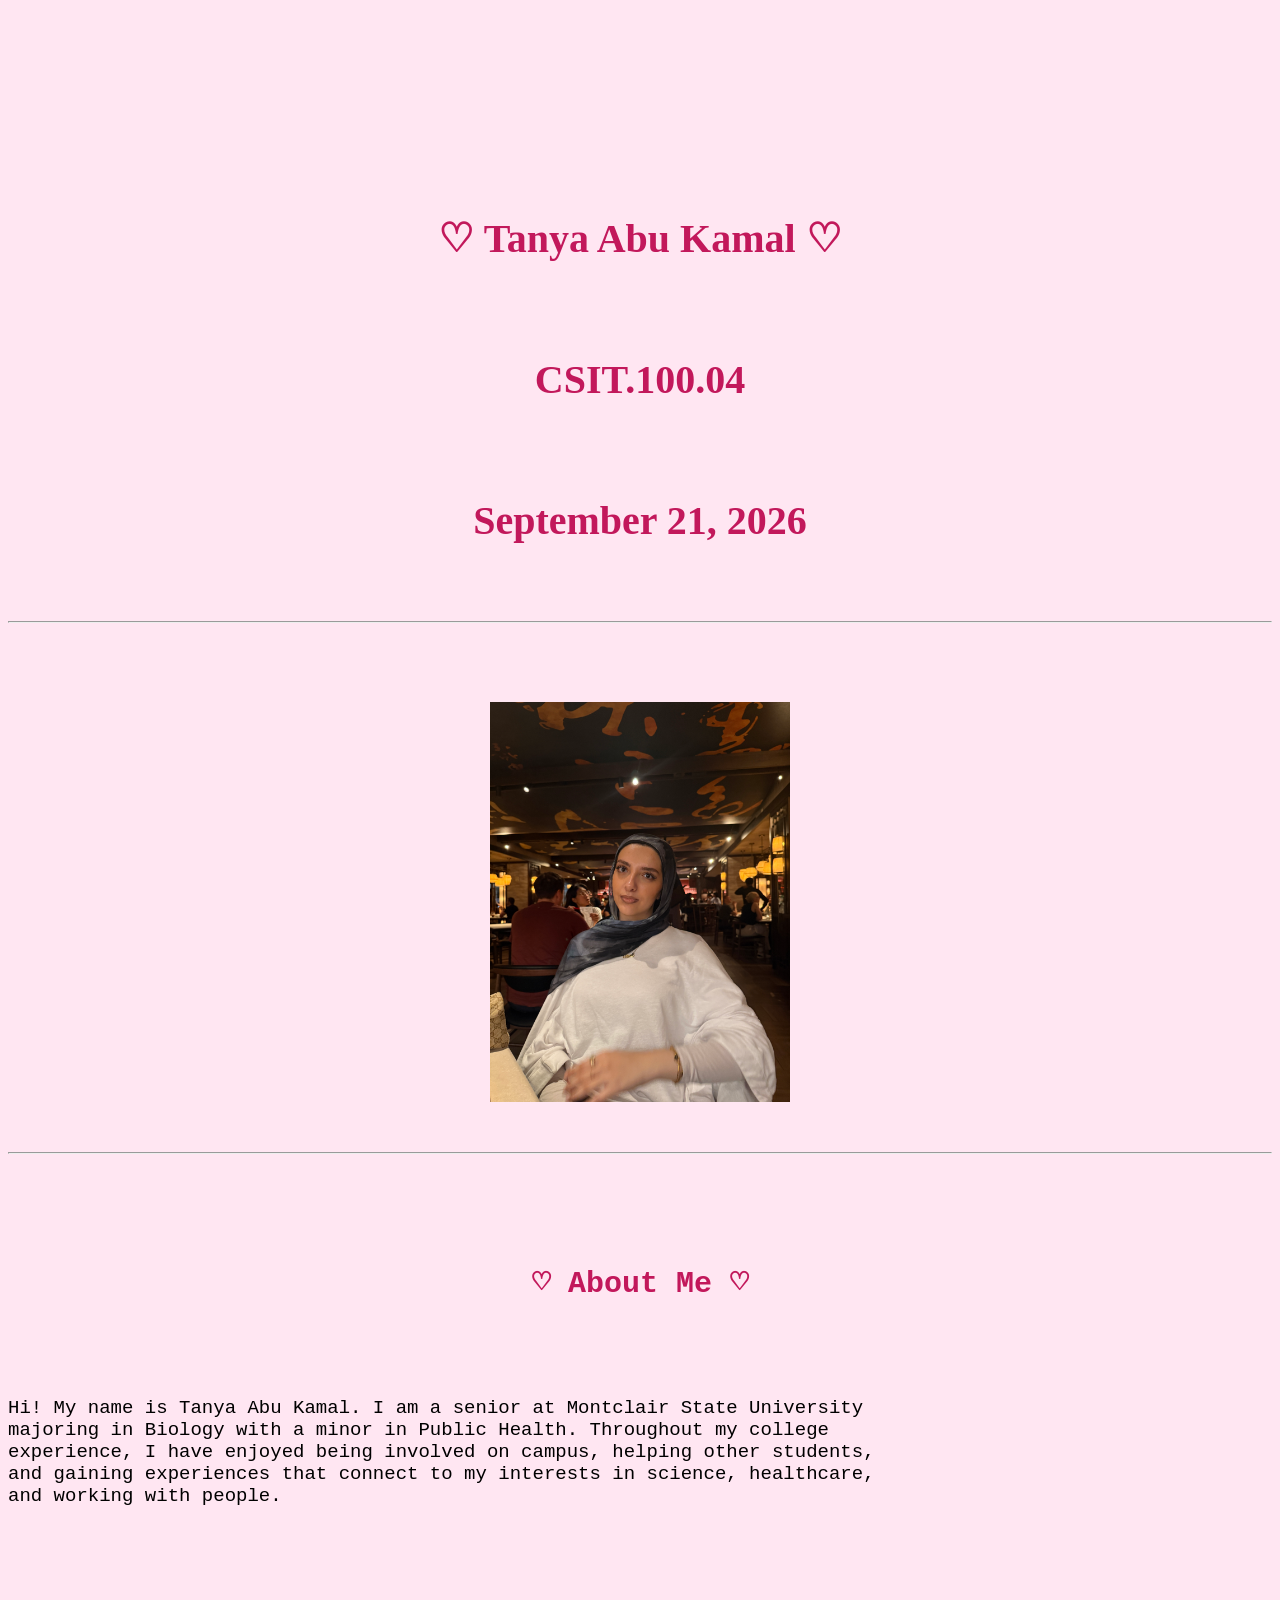
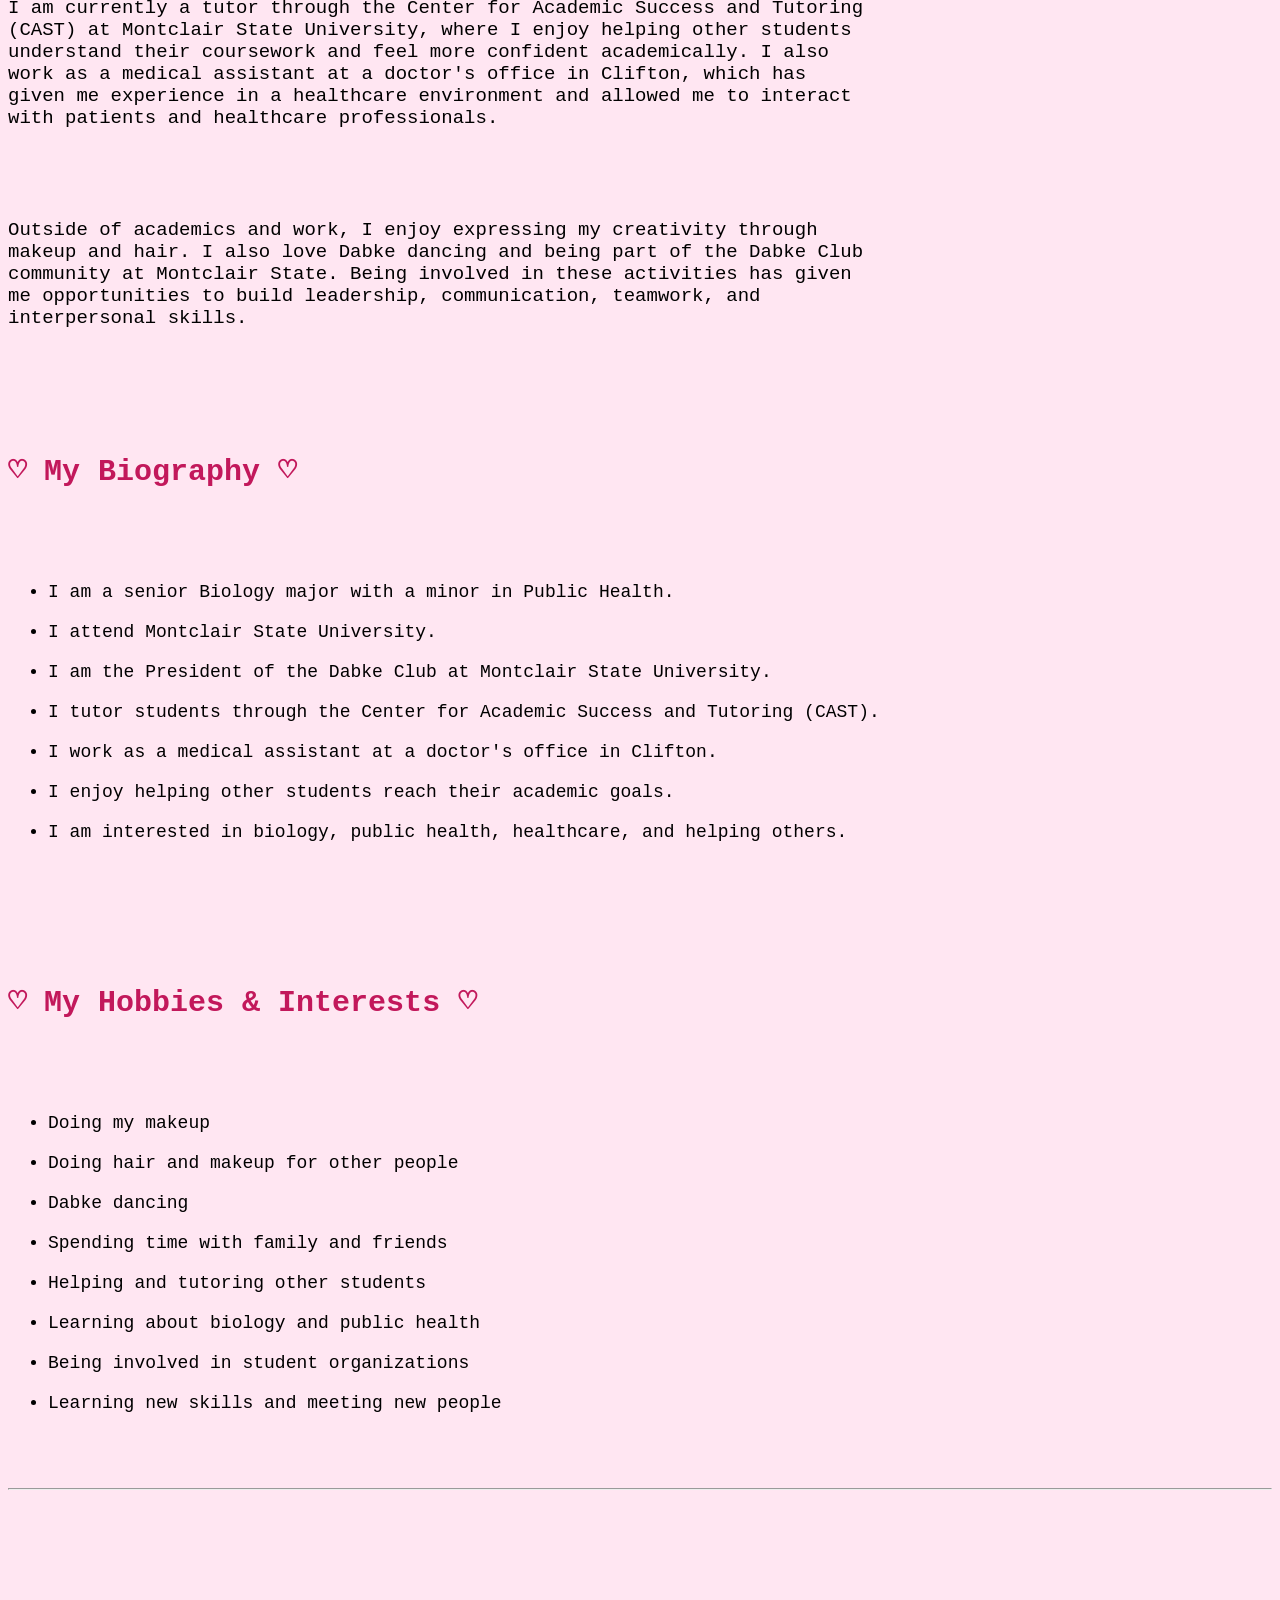
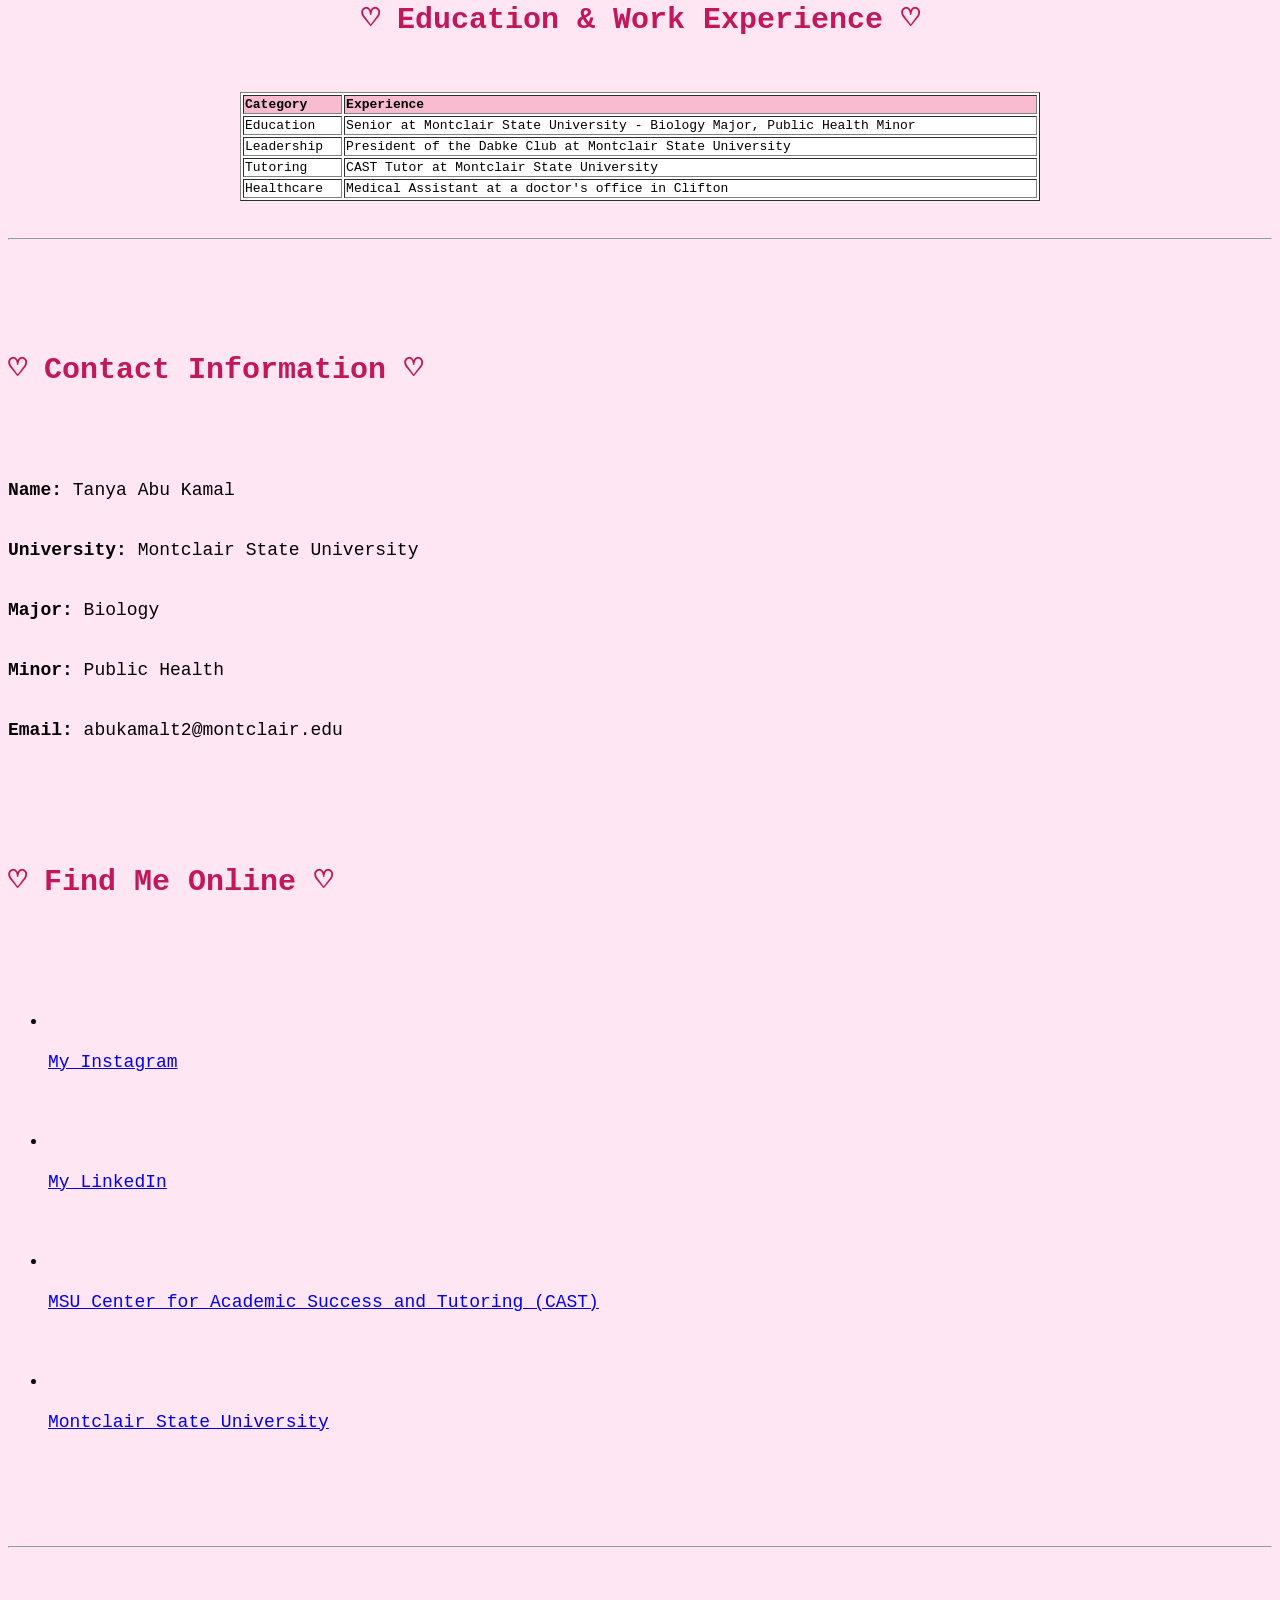
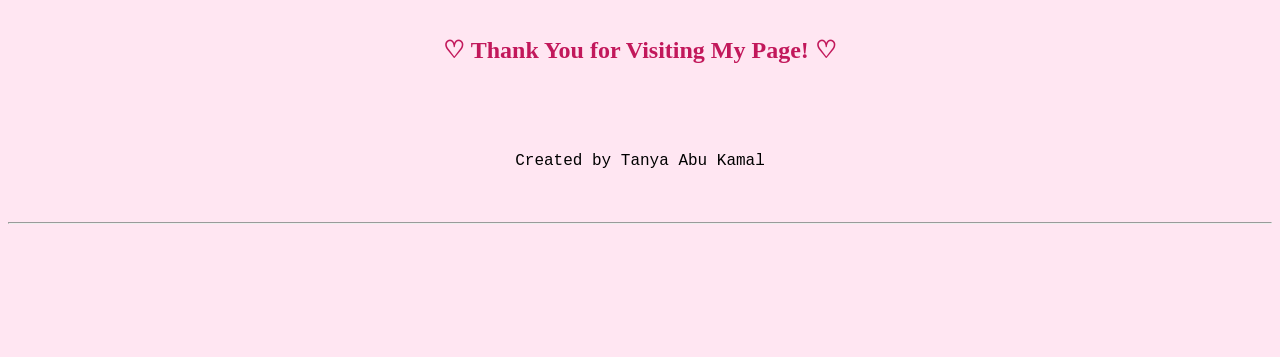
<file: index.html>
<html>
        <head><title>Downloaded HTML</title></head>
        <body>
            <pre style="white-space: pre-wrap; word-wrap: break-word;"><html>
<head>
<title>Tanya Abu Kamal - Personal Web Page</title>
</head>

<body style="background-color:#ffe6f2;">

<!-- Main Header -->
<p style="font:bold 40px cursive; color:#c2185b; text-align:center;">
♡ Tanya Abu Kamal ♡
<br>
CSIT.100.04
<br>
September 21, 2026
</p>

<hr>

<!-- Picture -->
<p style="text-align:center;">
<img src="IMG_2856.jpeg" alt="Picture of Tanya Abu Kamal" width="300">
</p>

<hr>

<!-- About Me -->
<h2 style="color:#c2185b; font-size:30px; text-align:center;">
♡ About Me ♡
</h2>

<p style="font-size:19px;">
Hi! My name is Tanya Abu Kamal. I am a senior at Montclair State University
majoring in Biology with a minor in Public Health. Throughout my college
experience, I have enjoyed being involved on campus, helping other students,
and gaining experiences that connect to my interests in science, healthcare,
and working with people.
</p>

<p style="font-size:19px;">
I am currently a tutor through the Center for Academic Success and Tutoring
(CAST) at Montclair State University, where I enjoy helping other students
understand their coursework and feel more confident academically. I also
work as a medical assistant at a doctor's office in Clifton, which has
given me experience in a healthcare environment and allowed me to interact
with patients and healthcare professionals.
</p>

<p style="font-size:19px;">
Outside of academics and work, I enjoy expressing my creativity through
makeup and hair. I also love Dabke dancing and being part of the Dabke Club
community at Montclair State. Being involved in these activities has given
me opportunities to build leadership, communication, teamwork, and
interpersonal skills.
</p>

<!-- Biography -->
<h2 style="color:#c2185b; font-size:30px;">
♡ My Biography ♡
</h2>

<ul style="font-size:18px;">
<li>I am a senior Biology major with a minor in Public Health.</li>
<li>I attend Montclair State University.</li>
<li>I am the President of the Dabke Club at Montclair State University.</li>
<li>I tutor students through the Center for Academic Success and Tutoring (CAST).</li>
<li>I work as a medical assistant at a doctor's office in Clifton.</li>
<li>I enjoy helping other students reach their academic goals.</li>
<li>I am interested in biology, public health, healthcare, and helping others.</li>
</ul>

<!-- Hobbies -->
<h2 style="color:#c2185b; font-size:30px;">
♡ My Hobbies &amp; Interests ♡
</h2>

<ul style="font-size:18px;">
<li>Doing my makeup</li>
<li>Doing hair and makeup for other people</li>
<li>Dabke dancing</li>
<li>Spending time with family and friends</li>
<li>Helping and tutoring other students</li>
<li>Learning about biology and public health</li>
<li>Being involved in student organizations</li>
<li>Learning new skills and meeting new people</li>
</ul>

<hr>

<!-- Education and Work Experience -->
<h2 style="color:#c2185b; font-size:30px; text-align:center;">
♡ Education &amp; Work Experience ♡
</h2>

<table align="center" border="1" width="800" bgcolor="white">

<tr style="background-color:#f8bbd0;">
<td><b>Category</b></td>
<td><b>Experience</b></td>
</tr>

<tr>
<td>Education</td>
<td>Senior at Montclair State University - Biology Major, Public Health Minor</td>
</tr>

<tr>
<td>Leadership</td>
<td>President of the Dabke Club at Montclair State University</td>
</tr>

<tr>
<td>Tutoring</td>
<td>CAST Tutor at Montclair State University</td>
</tr>

<tr>
<td>Healthcare</td>
<td>Medical Assistant at a doctor's office in Clifton</td>
</tr>

</table>

<hr>

<!-- Contact Information -->
<h2 style="color:#c2185b; font-size:30px;">
♡ Contact Information ♡
</h2>

<p style="font-size:18px;">
<b>Name:</b> Tanya Abu Kamal
<br>
<b>University:</b> Montclair State University
<br>
<b>Major:</b> Biology
<br>
<b>Minor:</b> Public Health
<br>
<b>Email:</b> abukamalt2@montclair.edu
</p>

<!-- Links -->
<h2 style="color:#c2185b; font-size:30px;">
♡ Find Me Online ♡
</h2>

<ul style="font-size:18px;">

<li>
<a href="https://www.instagram.com/tanya.abukamal" target="_blank">
My Instagram
</a>
</li>

<li>
<a href="https://www.linkedin.com/in/tanya-abu-kamal-75133b329" target="_blank">
My LinkedIn
</a>
</li>

<li>
<a href="https://www.montclair.edu/center-for-academic-success-and-tutoring/" target="_blank">
MSU Center for Academic Success and Tutoring (CAST)
</a>
</li>

<li>
<a href="https://www.montclair.edu/" target="_blank">
Montclair State University
</a>
</li>

</ul>

<hr>

<p style="font:bold 24px cursive; color:#c2185b; text-align:center;">
♡ Thank You for Visiting My Page! ♡
</p>

<p style="font-size:16px; text-align:center;">
Created by Tanya Abu Kamal
</p>

<hr>

</body>
</html></pre>
        </body>
    </html>
</file>
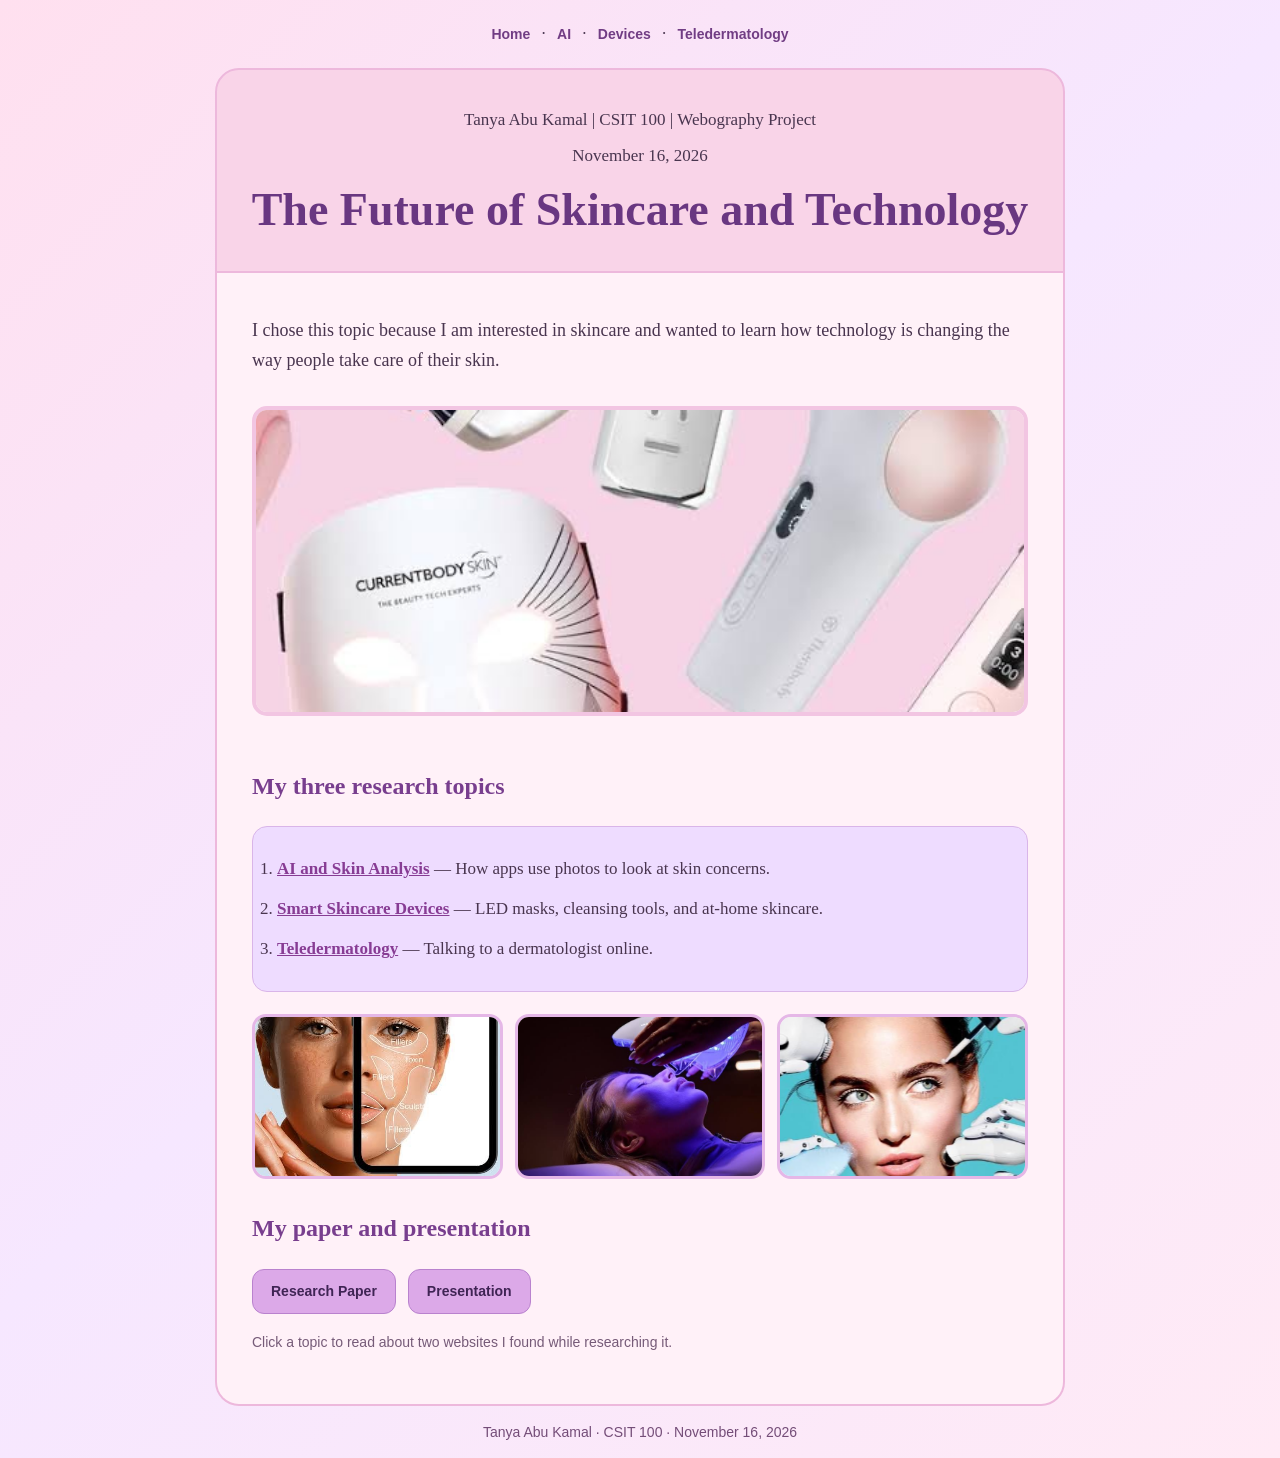
<file: project.html>
<!doctype html><html lang="en"><head><meta charset="utf-8"><meta name="viewport" content="width=device-width,initial-scale=1"><title>The Future of Skincare and Technology | CSIT 100</title><link rel="stylesheet" href="style.css"></head><body><nav><a href="project.html">Home</a> · <a href="subtopic1.html">AI</a> · <a href="subtopic2.html">Devices</a> · <a href="subtopic3.html">Teledermatology</a></nav><header><p>Tanya Abu Kamal | CSIT 100 | Webography Project</p><p>November 16, 2026</p><h1>The Future of Skincare and Technology</h1></header><main><p class="intro">I chose this topic because I am interested in skincare and wanted to learn how technology is changing the way people take care of their skin.</p><img class="hero" src="skincare-photo-2.jpg" alt="Pink skincare tools and devices"><h2>My three research topics</h2><ol class="topics"><li><a href="subtopic1.html">AI and Skin Analysis</a> — How apps use photos to look at skin concerns.</li><li><a href="subtopic2.html">Smart Skincare Devices</a> — LED masks, cleansing tools, and at-home skincare.</li><li><a href="subtopic3.html">Teledermatology</a> — Talking to a dermatologist online.</li></ol><div class="gallery"><img src="skincare-photo-3.jpg" alt="Phone showing skin analysis"><img src="skincare-photo-1.jpg" alt="LED facial skincare treatment"><img src="skincare-photo-4.jpg" alt="Robotic skincare technology"></div><h2>My paper and presentation</h2><div class="links"><a href="paper.docx">Research Paper</a><a href="presentation.pptx">Presentation</a></div><p class="small">Click a topic to read about two websites I found while researching it.</p></main><footer>Tanya Abu Kamal · CSIT 100 · November 16, 2026</footer></body></html>
</file>
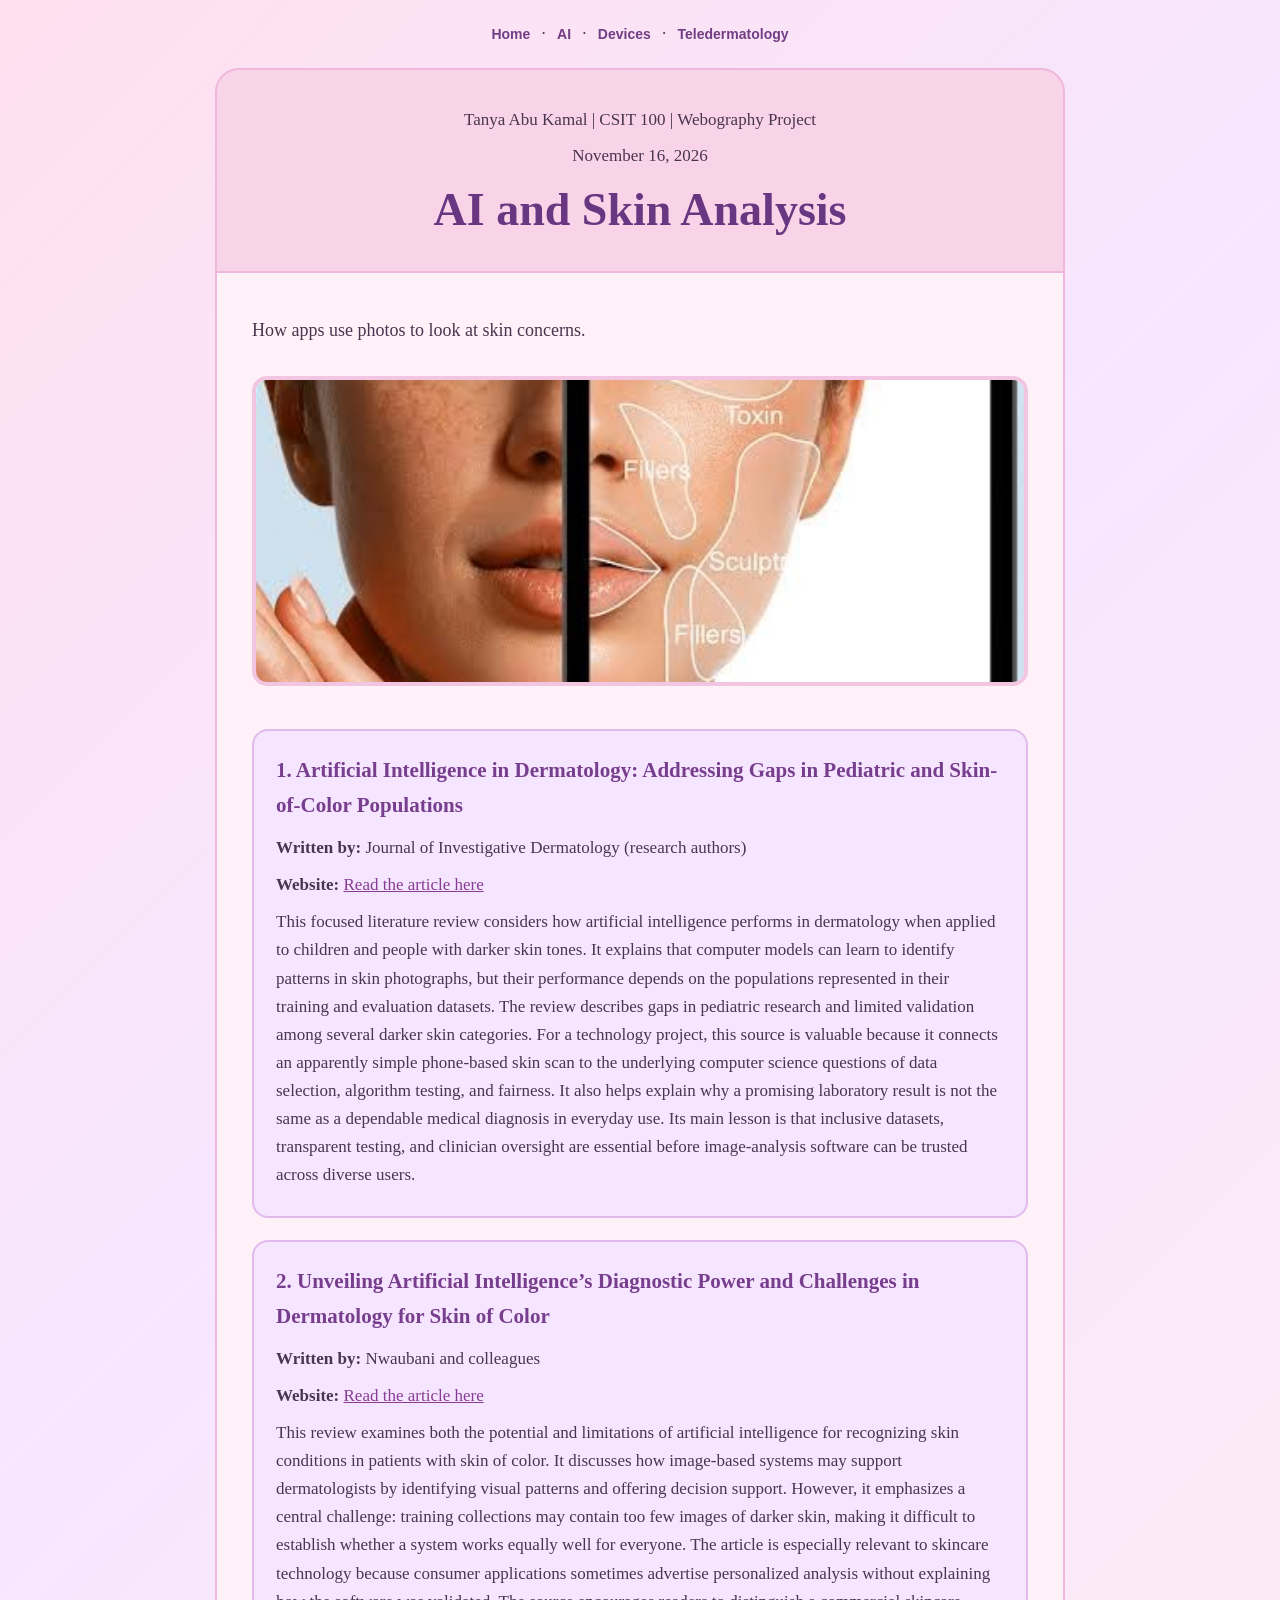
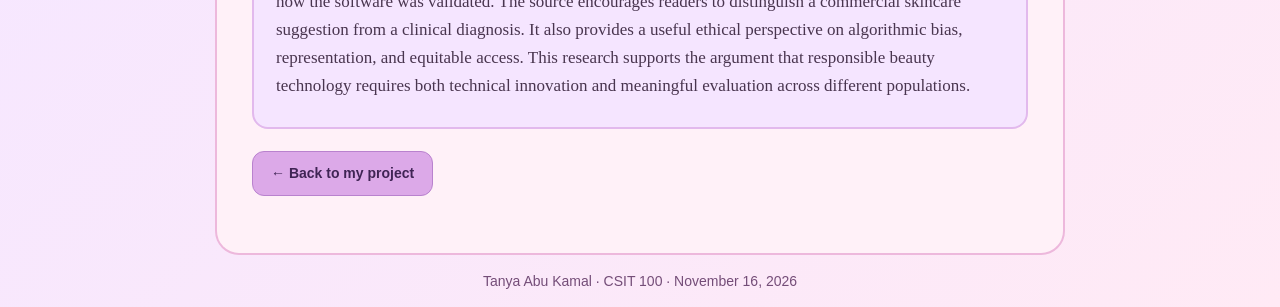
<file: subtopic1.html>
<!doctype html><html lang="en"><head><meta charset="utf-8"><meta name="viewport" content="width=device-width,initial-scale=1"><title>AI and Skin Analysis | CSIT 100</title><link rel="stylesheet" href="style.css"></head><body><nav><a href="project.html">Home</a> · <a href="subtopic1.html">AI</a> · <a href="subtopic2.html">Devices</a> · <a href="subtopic3.html">Teledermatology</a></nav><header><p>Tanya Abu Kamal | CSIT 100 | Webography Project</p><p>November 16, 2026</p><h1>AI and Skin Analysis</h1></header><main><p class="intro">How apps use photos to look at skin concerns.</p><img class="hero" src="skincare-photo-3.jpg" alt="AI and Skin Analysis"><section class="source"><h2>1. Artificial Intelligence in Dermatology: Addressing Gaps in Pediatric and Skin-of-Color Populations</h2><p><strong>Written by:</strong> Journal of Investigative Dermatology (research authors)</p><p><strong>Website:</strong> <a target="_blank" rel="noopener noreferrer" href="https://www.sciencedirect.com/science/article/pii/S0022202X2600597X">Read the article here</a></p><p>This focused literature review considers how artificial intelligence performs in dermatology when applied to children and people with darker skin tones. It explains that computer models can learn to identify patterns in skin photographs, but their performance depends on the populations represented in their training and evaluation datasets. The review describes gaps in pediatric research and limited validation among several darker skin categories. For a technology project, this source is valuable because it connects an apparently simple phone-based skin scan to the underlying computer science questions of data selection, algorithm testing, and fairness. It also helps explain why a promising laboratory result is not the same as a dependable medical diagnosis in everyday use. Its main lesson is that inclusive datasets, transparent testing, and clinician oversight are essential before image-analysis software can be trusted across diverse users.</p></section><section class="source"><h2>2. Unveiling Artificial Intelligence’s Diagnostic Power and Challenges in Dermatology for Skin of Color</h2><p><strong>Written by:</strong> Nwaubani and colleagues</p><p><strong>Website:</strong> <a target="_blank" rel="noopener noreferrer" href="https://jddonline.com/articles/unveiling-artificial-intelligences-diagnostic-power-challenges-in-dermatology-skin-of-color-review-S1545961626P9315X">Read the article here</a></p><p>This review examines both the potential and limitations of artificial intelligence for recognizing skin conditions in patients with skin of color. It discusses how image-based systems may support dermatologists by identifying visual patterns and offering decision support. However, it emphasizes a central challenge: training collections may contain too few images of darker skin, making it difficult to establish whether a system works equally well for everyone. The article is especially relevant to skincare technology because consumer applications sometimes advertise personalized analysis without explaining how the software was validated. The source encourages readers to distinguish a commercial skincare suggestion from a clinical diagnosis. It also provides a useful ethical perspective on algorithmic bias, representation, and equitable access. This research supports the argument that responsible beauty technology requires both technical innovation and meaningful evaluation across different populations.</p></section><p><a class="back" href="project.html">← Back to my project</a></p></main><footer>Tanya Abu Kamal · CSIT 100 · November 16, 2026</footer></body></html>
</file>
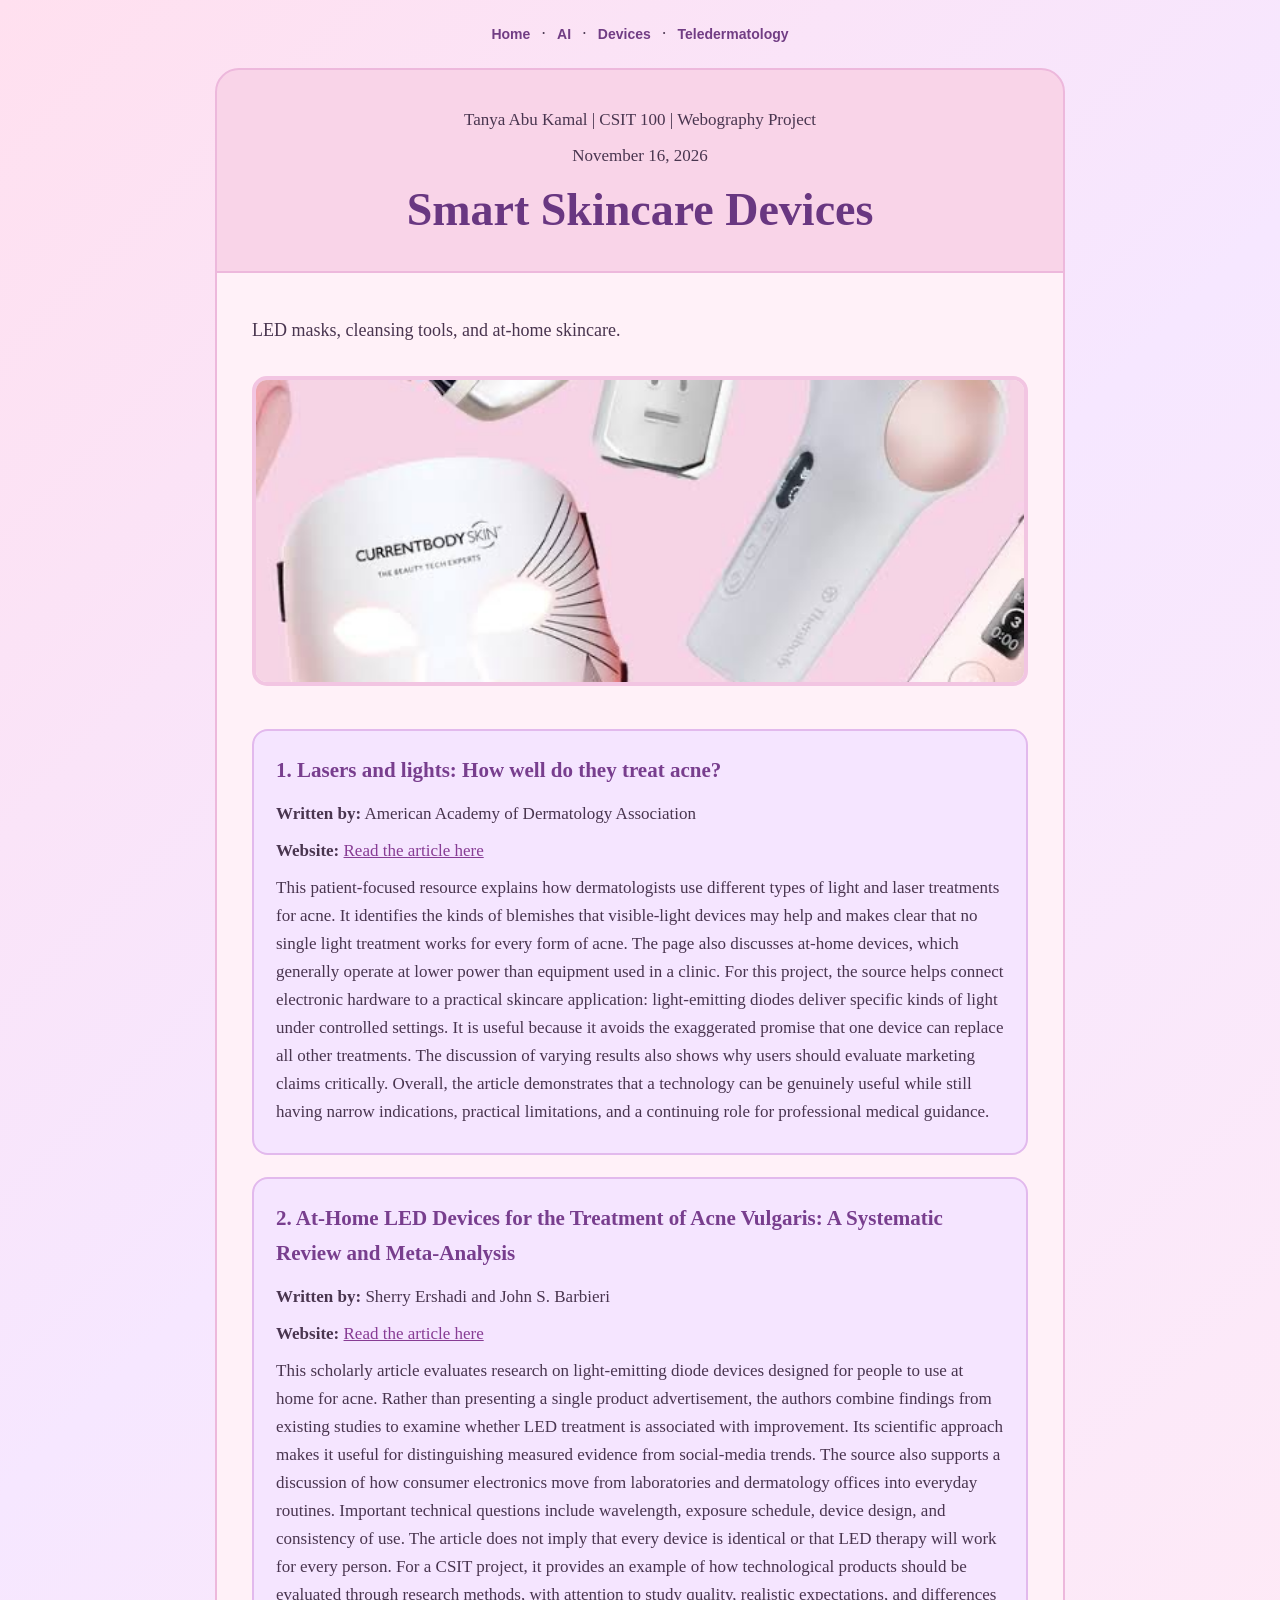
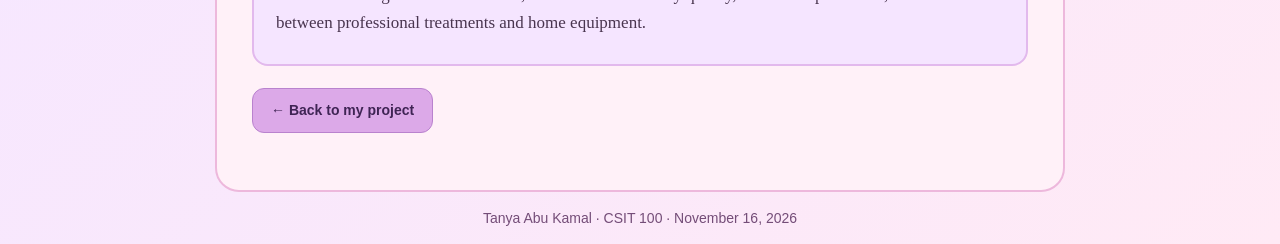
<file: subtopic2.html>
<!doctype html><html lang="en"><head><meta charset="utf-8"><meta name="viewport" content="width=device-width,initial-scale=1"><title>Smart Skincare Devices | CSIT 100</title><link rel="stylesheet" href="style.css"></head><body><nav><a href="project.html">Home</a> · <a href="subtopic1.html">AI</a> · <a href="subtopic2.html">Devices</a> · <a href="subtopic3.html">Teledermatology</a></nav><header><p>Tanya Abu Kamal | CSIT 100 | Webography Project</p><p>November 16, 2026</p><h1>Smart Skincare Devices</h1></header><main><p class="intro">LED masks, cleansing tools, and at-home skincare.</p><img class="hero" src="skincare-photo-2.jpg" alt="Smart Skincare Devices"><section class="source"><h2>1. Lasers and lights: How well do they treat acne?</h2><p><strong>Written by:</strong> American Academy of Dermatology Association</p><p><strong>Website:</strong> <a target="_blank" rel="noopener noreferrer" href="https://www.aad.org/public/diseases/acne/derm-treat/lasers-lights">Read the article here</a></p><p>This patient-focused resource explains how dermatologists use different types of light and laser treatments for acne. It identifies the kinds of blemishes that visible-light devices may help and makes clear that no single light treatment works for every form of acne. The page also discusses at-home devices, which generally operate at lower power than equipment used in a clinic. For this project, the source helps connect electronic hardware to a practical skincare application: light-emitting diodes deliver specific kinds of light under controlled settings. It is useful because it avoids the exaggerated promise that one device can replace all other treatments. The discussion of varying results also shows why users should evaluate marketing claims critically. Overall, the article demonstrates that a technology can be genuinely useful while still having narrow indications, practical limitations, and a continuing role for professional medical guidance.</p></section><section class="source"><h2>2. At-Home LED Devices for the Treatment of Acne Vulgaris: A Systematic Review and Meta-Analysis</h2><p><strong>Written by:</strong> Sherry Ershadi and John S. Barbieri</p><p><strong>Website:</strong> <a target="_blank" rel="noopener noreferrer" href="https://jamanetwork.com/journals/jamadermatology/fullarticle/2830694">Read the article here</a></p><p>This scholarly article evaluates research on light-emitting diode devices designed for people to use at home for acne. Rather than presenting a single product advertisement, the authors combine findings from existing studies to examine whether LED treatment is associated with improvement. Its scientific approach makes it useful for distinguishing measured evidence from social-media trends. The source also supports a discussion of how consumer electronics move from laboratories and dermatology offices into everyday routines. Important technical questions include wavelength, exposure schedule, device design, and consistency of use. The article does not imply that every device is identical or that LED therapy will work for every person. For a CSIT project, it provides an example of how technological products should be evaluated through research methods, with attention to study quality, realistic expectations, and differences between professional treatments and home equipment.</p></section><p><a class="back" href="project.html">← Back to my project</a></p></main><footer>Tanya Abu Kamal · CSIT 100 · November 16, 2026</footer></body></html>
</file>
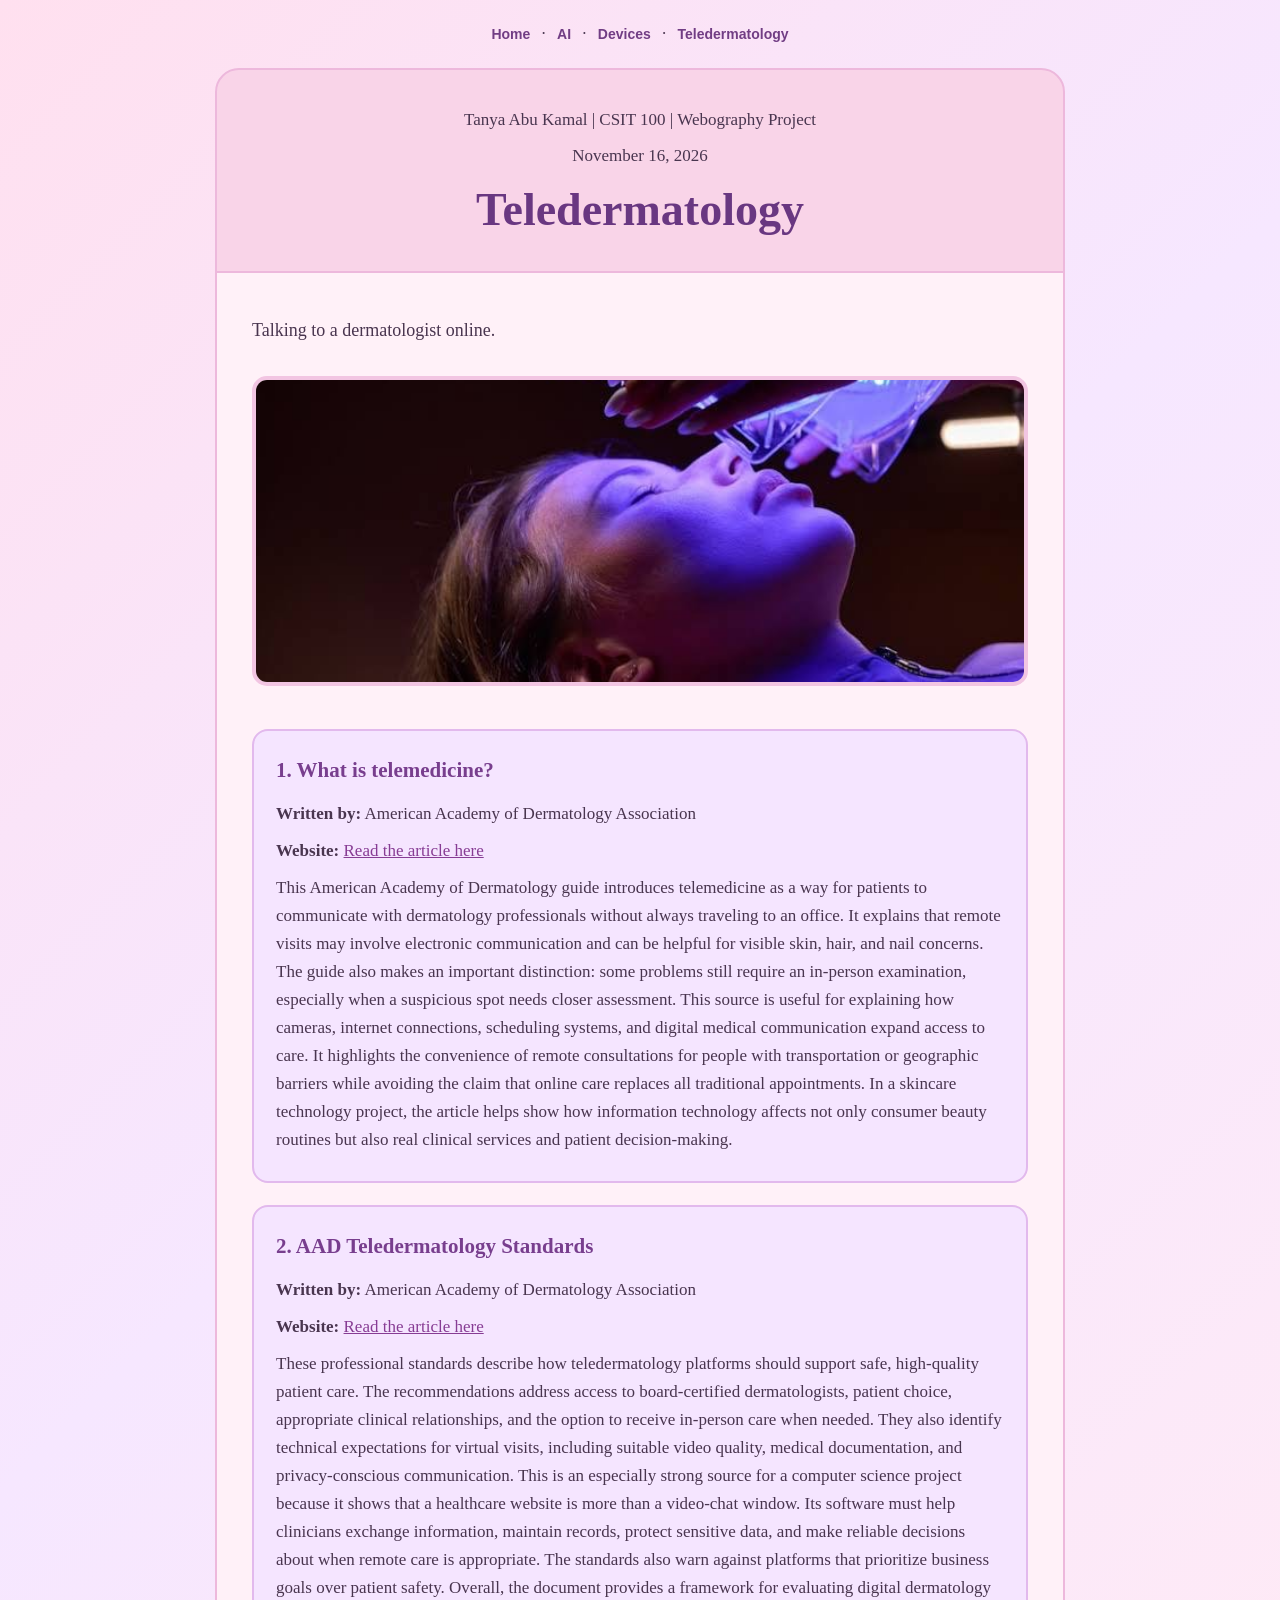
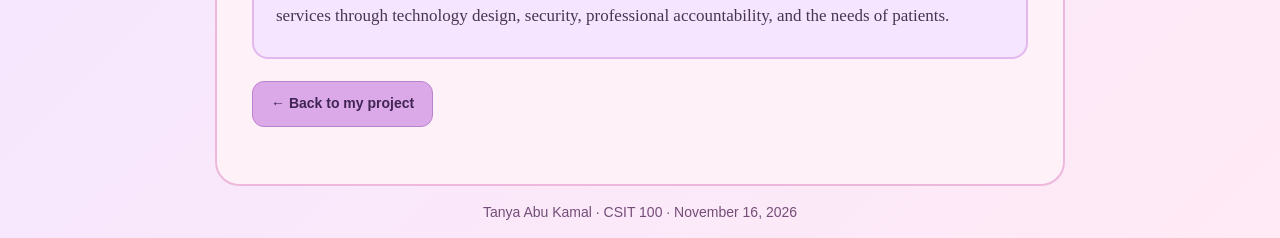
<file: subtopic3.html>
<!doctype html><html lang="en"><head><meta charset="utf-8"><meta name="viewport" content="width=device-width,initial-scale=1"><title>Teledermatology | CSIT 100</title><link rel="stylesheet" href="style.css"></head><body><nav><a href="project.html">Home</a> · <a href="subtopic1.html">AI</a> · <a href="subtopic2.html">Devices</a> · <a href="subtopic3.html">Teledermatology</a></nav><header><p>Tanya Abu Kamal | CSIT 100 | Webography Project</p><p>November 16, 2026</p><h1>Teledermatology</h1></header><main><p class="intro">Talking to a dermatologist online.</p><img class="hero" src="skincare-photo-1.jpg" alt="Teledermatology"><section class="source"><h2>1. What is telemedicine?</h2><p><strong>Written by:</strong> American Academy of Dermatology Association</p><p><strong>Website:</strong> <a target="_blank" rel="noopener noreferrer" href="https://www.aad.org/public/fad/digital-health/telemedicine">Read the article here</a></p><p>This American Academy of Dermatology guide introduces telemedicine as a way for patients to communicate with dermatology professionals without always traveling to an office. It explains that remote visits may involve electronic communication and can be helpful for visible skin, hair, and nail concerns. The guide also makes an important distinction: some problems still require an in-person examination, especially when a suspicious spot needs closer assessment. This source is useful for explaining how cameras, internet connections, scheduling systems, and digital medical communication expand access to care. It highlights the convenience of remote consultations for people with transportation or geographic barriers while avoiding the claim that online care replaces all traditional appointments. In a skincare technology project, the article helps show how information technology affects not only consumer beauty routines but also real clinical services and patient decision-making.</p></section><section class="source"><h2>2. AAD Teledermatology Standards</h2><p><strong>Written by:</strong> American Academy of Dermatology Association</p><p><strong>Website:</strong> <a target="_blank" rel="noopener noreferrer" href="https://www.aad.org/member/practice/telederm/standards">Read the article here</a></p><p>These professional standards describe how teledermatology platforms should support safe, high-quality patient care. The recommendations address access to board-certified dermatologists, patient choice, appropriate clinical relationships, and the option to receive in-person care when needed. They also identify technical expectations for virtual visits, including suitable video quality, medical documentation, and privacy-conscious communication. This is an especially strong source for a computer science project because it shows that a healthcare website is more than a video-chat window. Its software must help clinicians exchange information, maintain records, protect sensitive data, and make reliable decisions about when remote care is appropriate. The standards also warn against platforms that prioritize business goals over patient safety. Overall, the document provides a framework for evaluating digital dermatology services through technology design, security, professional accountability, and the needs of patients.</p></section><p><a class="back" href="project.html">← Back to my project</a></p></main><footer>Tanya Abu Kamal · CSIT 100 · November 16, 2026</footer></body></html>
</file>
<file: style.css>
:root{--pink:#ffe2ef;--pink2:#fff1f7;--purple:#e8d8ff;--plum:#653d80;--berry:#a84d87;--ink:#49354f}*{box-sizing:border-box}body{margin:0;background:linear-gradient(135deg,#ffe0ef 0%,#f6e7ff 48%,#ffeaf5 100%);color:var(--ink);font:17px/1.65 Georgia,'Times New Roman',serif;min-height:100vh}header,main,footer,nav{max-width:850px;margin:auto}nav{padding:20px 18px;text-align:center}nav a{display:inline-block;margin:3px 7px;color:#713d84;text-decoration:none;font:600 14px Arial,sans-serif}nav a:hover{text-decoration:underline}header{text-align:center;padding:28px 24px 22px;background:#f9d4e8;border:2px solid #edb8dc;border-radius:24px 24px 0 0}header h1{color:#693781;font-size:clamp(30px,5vw,46px);line-height:1.2;margin:12px 0}header p{margin:8px 0}main{background:#fff1f8;padding:25px 35px 40px;border:2px solid #edb8dc;border-top:0;border-radius:0 0 24px 24px}h2{color:#783e8e;font-size:24px;margin-top:30px}h3{color:#813e84}a{color:#873c94}a:hover{color:#b23d86}.hero{width:100%;max-height:310px;object-fit:cover;border-radius:15px;border:4px solid #f2c5e2;margin:12px 0}.gallery{display:grid;grid-template-columns:repeat(3,1fr);gap:12px;margin:22px 0}.gallery img{width:100%;height:165px;object-fit:cover;border:3px solid #e5b7e7;border-radius:14px}.topics{background:#eedcff;padding:16px 24px;border-radius:15px;border:1px solid #d9b5e9}.topics li{margin:12px 0}.topics a{font-weight:bold}.links{display:flex;gap:12px;flex-wrap:wrap;margin:20px 0}.links a,.back{display:inline-block;background:#dca9e8;color:#3f2454;padding:10px 18px;border-radius:12px;text-decoration:none;font-family:Arial,sans-serif;font-size:14px;font-weight:bold;border:1px solid #b982ce}.links a:hover,.back:hover{background:#f6c1dd;color:#3f2454}.source{background:#f5e5ff;border:2px solid #e2b9ed;border-radius:16px;padding:18px 22px;margin:22px 0}.source h2{font-size:21px;margin:4px 0 12px}.source p{margin:9px 0}.source a{overflow-wrap:anywhere}.small{font:14px Arial,sans-serif;color:#765b78}.intro{font-size:18px}footer{text-align:center;font:14px Arial,sans-serif;color:#744d78;padding:18px}@media(max-width:600px){main{padding:20px}header{border-radius:0}.gallery{gap:5px}.gallery img{height:100px}.source{padding:15px}nav a{margin:3px 5px}}
</file>
